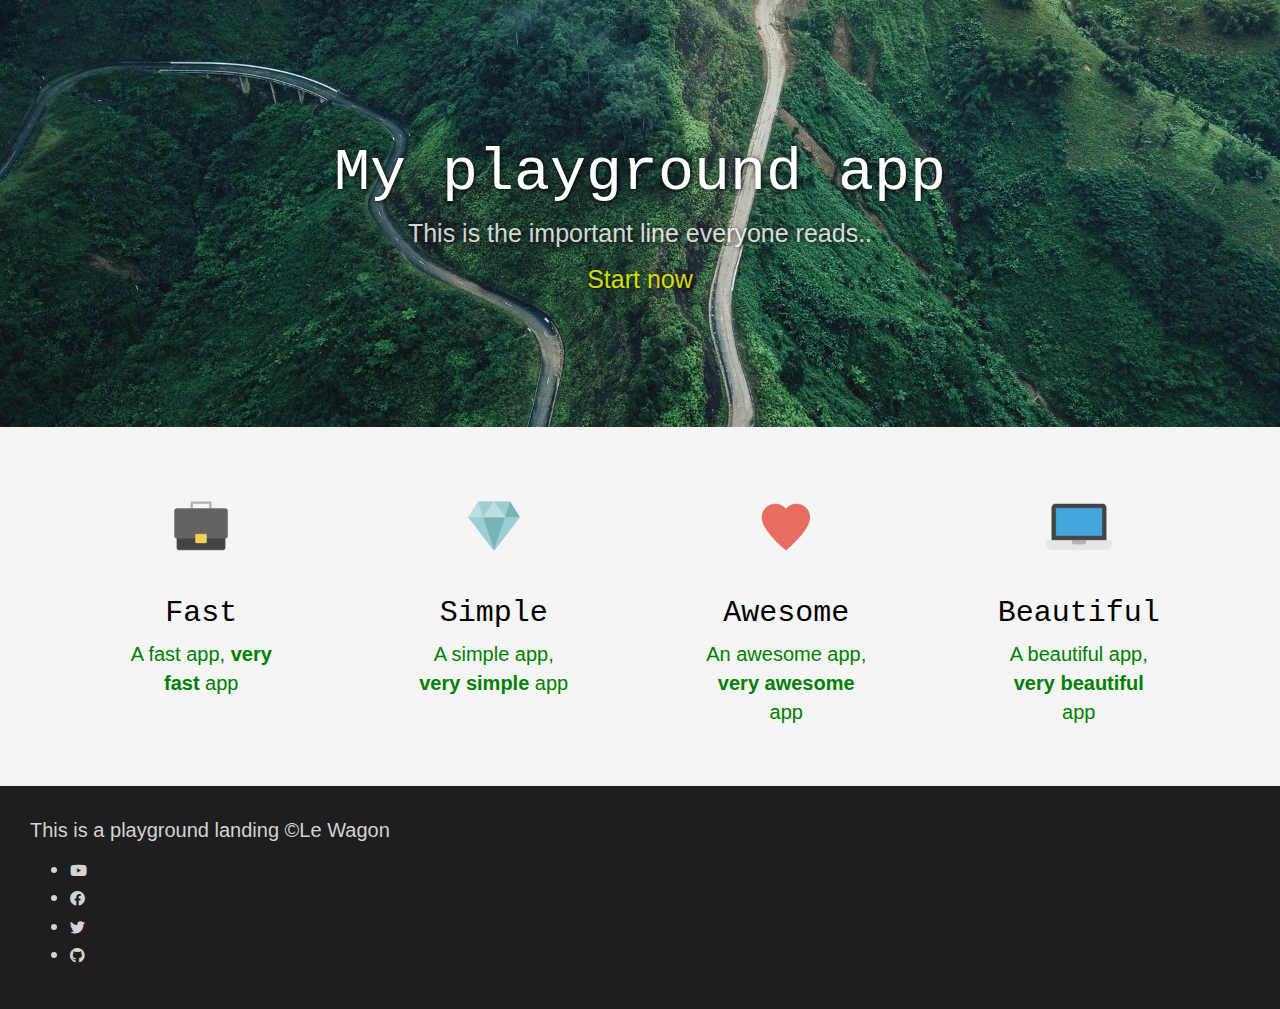
<file: Pre-work/landing/index.html>
<!DOCTYPE html>
<html>

<head>
    <meta charset="utf-8">
    <title>My playground landing</title>
    <meta http-equiv="X-UA-Compatible" content="IE=edge">
    <meta name="viewport" content="width=device-width, initial-scale=1">
    <link rel="stylesheet" href="https://maxcdn.bootstrapcdn.com/bootstrap/3.3.7/css/bootstrap.min.css"
        integrity="sha384-BVYiiSIFeK1dGmJRAkycuHAHRg32OmUcww7on3RYdg4Va+PmSTsz/K68vbdEjh4u" crossorigin="anonymous">
    <link rel="stylesheet" href="style.css">
    <link rel="stylesheet" href="https://use.fontawesome.com/releases/v5.5.0/css/all.css">
</head>

<body>
    <div id="header">
        <h1>My playground app</h1>
        <p>This is the important line everyone reads..</p>
        <p>
            <a href="#">Start now</a>
        </p>
    </div>
    <div class="container">
        <div class="row">
            <div class="col-xs-12 col-sm-6 col-md-3">
                <div class="card">
                    <img src="images/briefcase.png" alt="picture description" width="100">
                    <h2>Fast</h2>
                    <p>A fast app, <strong>very fast</strong> app</p>
                </div>
            </div>
            <div class="col-xs-12 col-sm-6 col-md-3">
                <div class="card">
                    <img src="images/diamond.png" alt="picture description" width="100">
                    <h2>Simple</h2>
                    <p>A simple app, <strong>very simple</strong> app</p>
                </div>
            </div>
            <div class="col-xs-12 col-sm-6 col-md-3">
                <div class="card">
                    <img src="images/heart.png" alt="picture description" width="100">
                    <h2>Awesome</h2>
                    <p>An awesome app, <strong>very awesome</strong> app</p>
                </div>
            </div>
            <div class="col-xs-12 col-sm-6 col-md-3">
                <div class="card">
                    <img src="images/laptop.png" alt="picture description" width="100">
                    <h2>Beautiful</h2>
                    <p>A beautiful app, <strong>very beautiful</strong> app</p>
                </div>
            </div>
        </div>
    </div>
    <div id="footer">
        <p>This is a playground landing ©Le Wagon</p>
        <ul>
            <li><a href="www.youtube.com"><i class="fab fa-youtube"></i></a></li>
            <li><a href="www.facebook.com"><i class="fab fa-facebook"></i></a></li>
            <li><a href="www.twitter.com"><i class="fab fa-twitter"></i></a></li>
            <li><a href="www.github.com"><i class="fab fa-github"></i></a></li>
        </ul>
    </div>
</body>

</html>
</file>
<file: Pre-work/landing/style.css>
body{
    background: rgb(245,245,245);
    color: green;
    font-size: 20px;
    font-family: Helvetica;
    margin: 0;
  }

  h1{
    font-family: Courier;
    color: red;
    font-weight: lighter;
    font-size: 10px;
  }

  h2 {
    font-family: Courier;
    color: black;
    font-weight: lighter;
    font-size: 30px;
  }

  a {
    color: yellow;
  }

  a:hover {
    text-decoration: none;
    color: purple;
  }

  #header{
    text-align: center;
    background-image: url("images/unsplash.jpg");
    background-size: cover;
    padding: 120px;
    background-position: center;
    color: white;
    text-shadow: 1px 1px 5px black;
  }

  #header h1 {
    color: white;
    font-size: 60px;
  }

  #header p {
    color: white;
    opacity: 0.8;
    font-size: 25px;
    font-weight: lighter;
  }

  #footer{
    padding: 30px;
    background: rgb(30, 30, 30);
    color: lightgrey;
  }

  .card{
    padding: 50px;
    font-weight: lighter;
    text-align: center;
  }

  #footer a {
    color: lightgrey;
    font-size: 15px;
  }
  
  #footer a:hover {
    color: white;
  }
</file>
